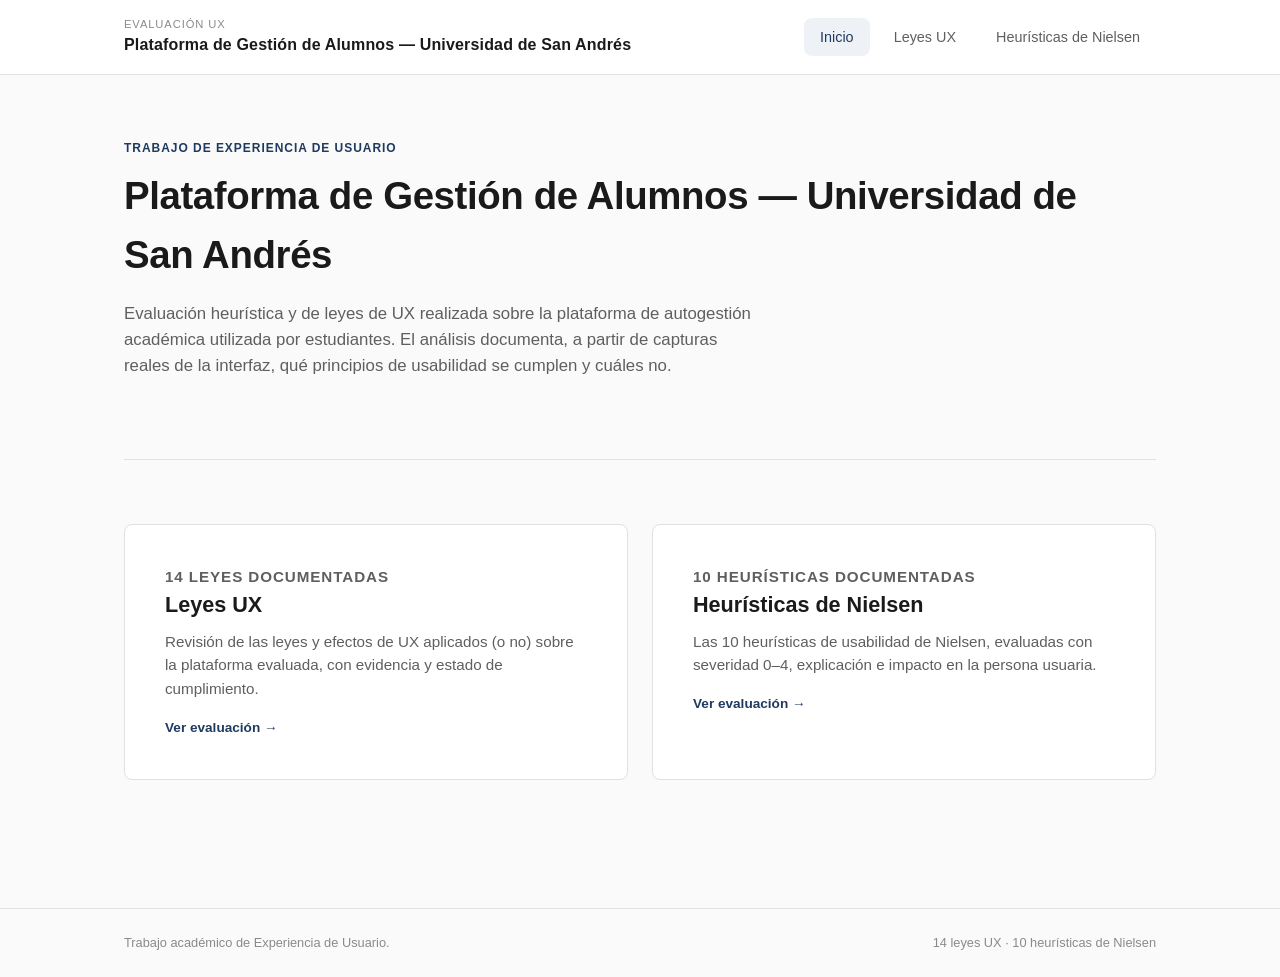
<file: index.html>
<!doctype html>
<html lang="es">
<head>
  <meta charset="utf-8" />
  <meta name="viewport" content="width=device-width, initial-scale=1" />
  <title>Evaluación UX — Inicio</title>
  <link rel="stylesheet" href="assets/css/styles.css" />
</head>
<body>
  <header class="site-header" data-component="site-header"></header>

  <main>
    <div class="page-shell">
      <section class="hero">
        <p class="hero__eyebrow">Trabajo de Experiencia de Usuario</p>
        <h1 data-component="producto-nombre">Cargando…</h1>
        <p class="hero__lede" data-component="producto-descripcion"></p>
      </section>

      <section aria-labelledby="accesos-heading">
        <h2 id="accesos-heading" class="visually-hidden">Secciones de la evaluación</h2>
        <div class="entry-grid">
          <a class="entry-card" href="leyes-ux.html">
            <p class="entry-card__count">
              <span data-component="home-leyes-count">—</span> leyes documentadas
            </p>
            <h2>Leyes UX</h2>
            <p>Revisión de las leyes y efectos de UX aplicados (o no) sobre la plataforma evaluada, con evidencia y estado de cumplimiento.</p>
            <span class="entry-card__arrow">Ver evaluación →</span>
          </a>
          <a class="entry-card" href="heuristicas-nielsen.html">
            <p class="entry-card__count">
              <span data-component="home-heuristicas-count">—</span> heurísticas documentadas
            </p>
            <h2>Heurísticas de Nielsen</h2>
            <p>Las 10 heurísticas de usabilidad de Nielsen, evaluadas con severidad 0–4, explicación e impacto en la persona usuaria.</p>
            <span class="entry-card__arrow">Ver evaluación →</span>
          </a>
        </div>
      </section>
    </div>
  </main>

  <footer class="site-footer" data-component="site-footer"></footer>

  <script src="assets/js/data.js"></script>
  <script src="assets/js/render.js"></script>
  <script>
    renderHeader("home");
    renderFooter();
    renderHomePage();
  </script>
</body>
</html>
</file>
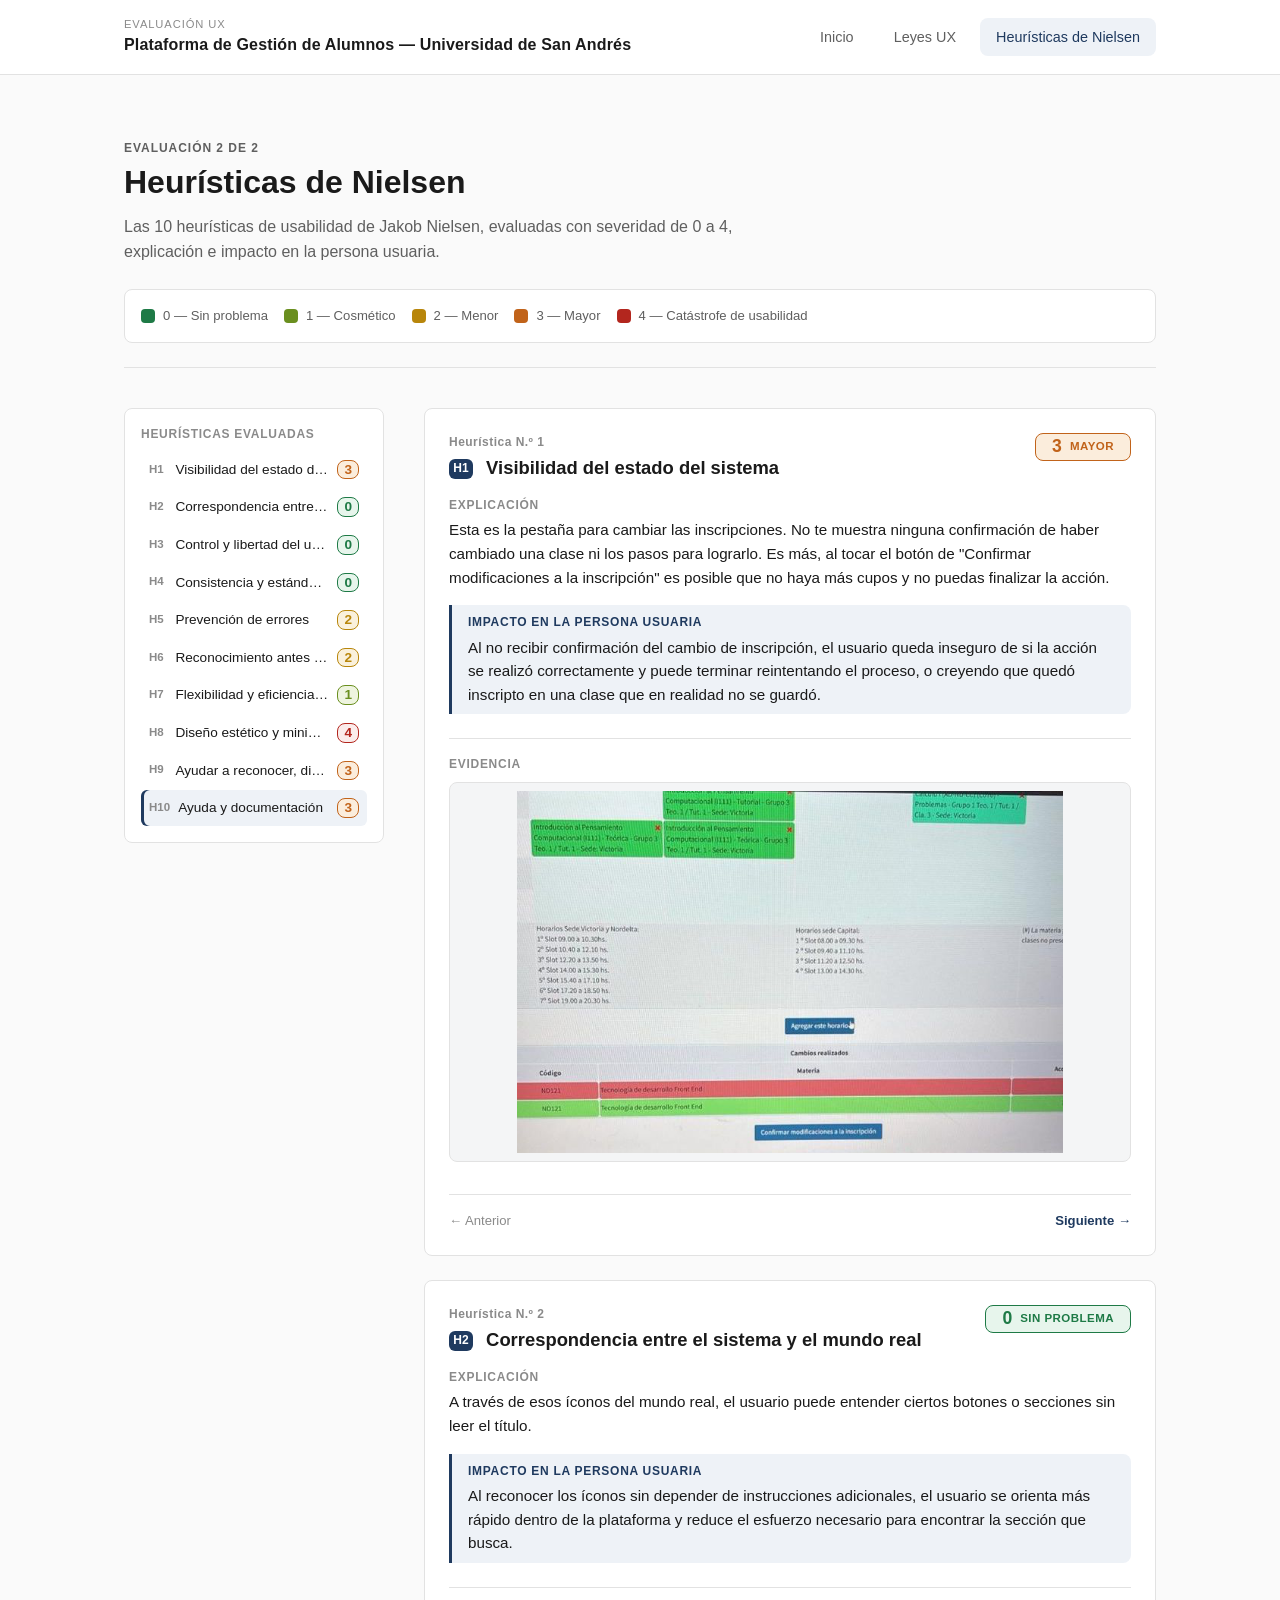
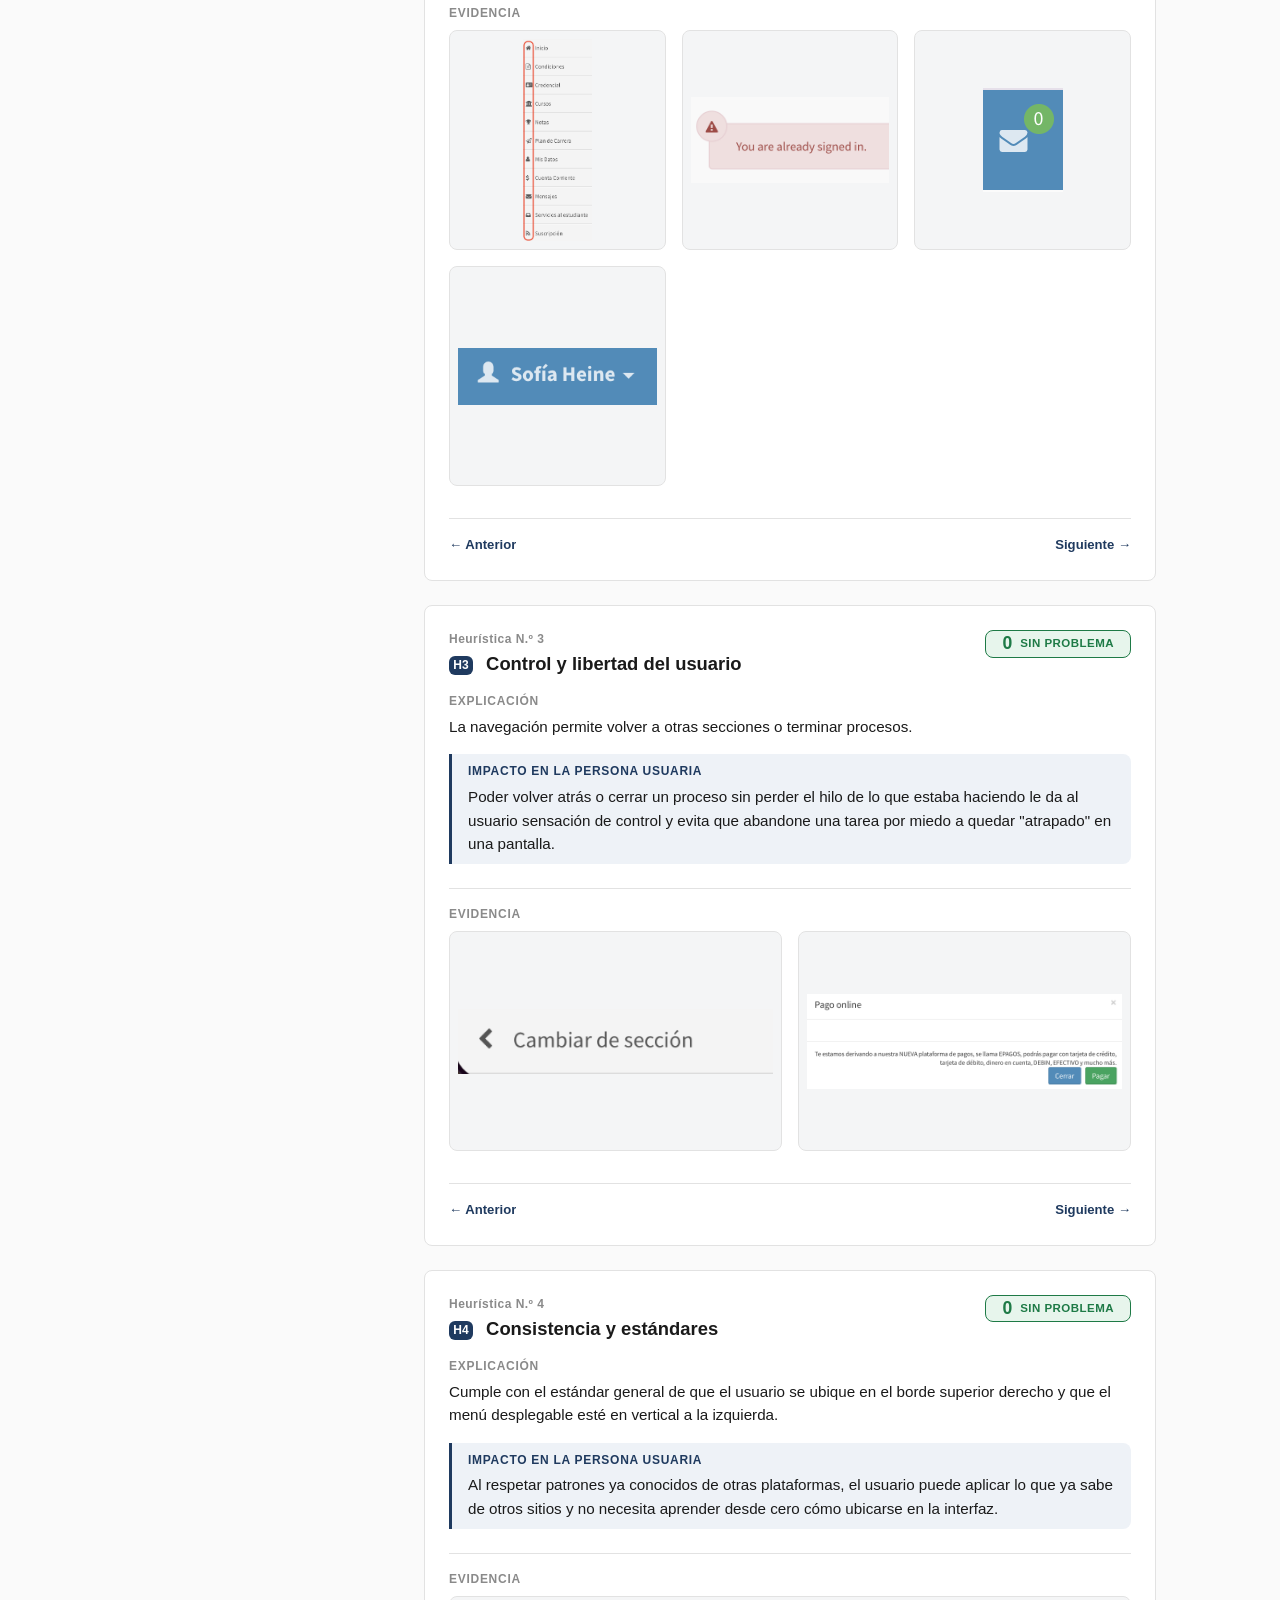
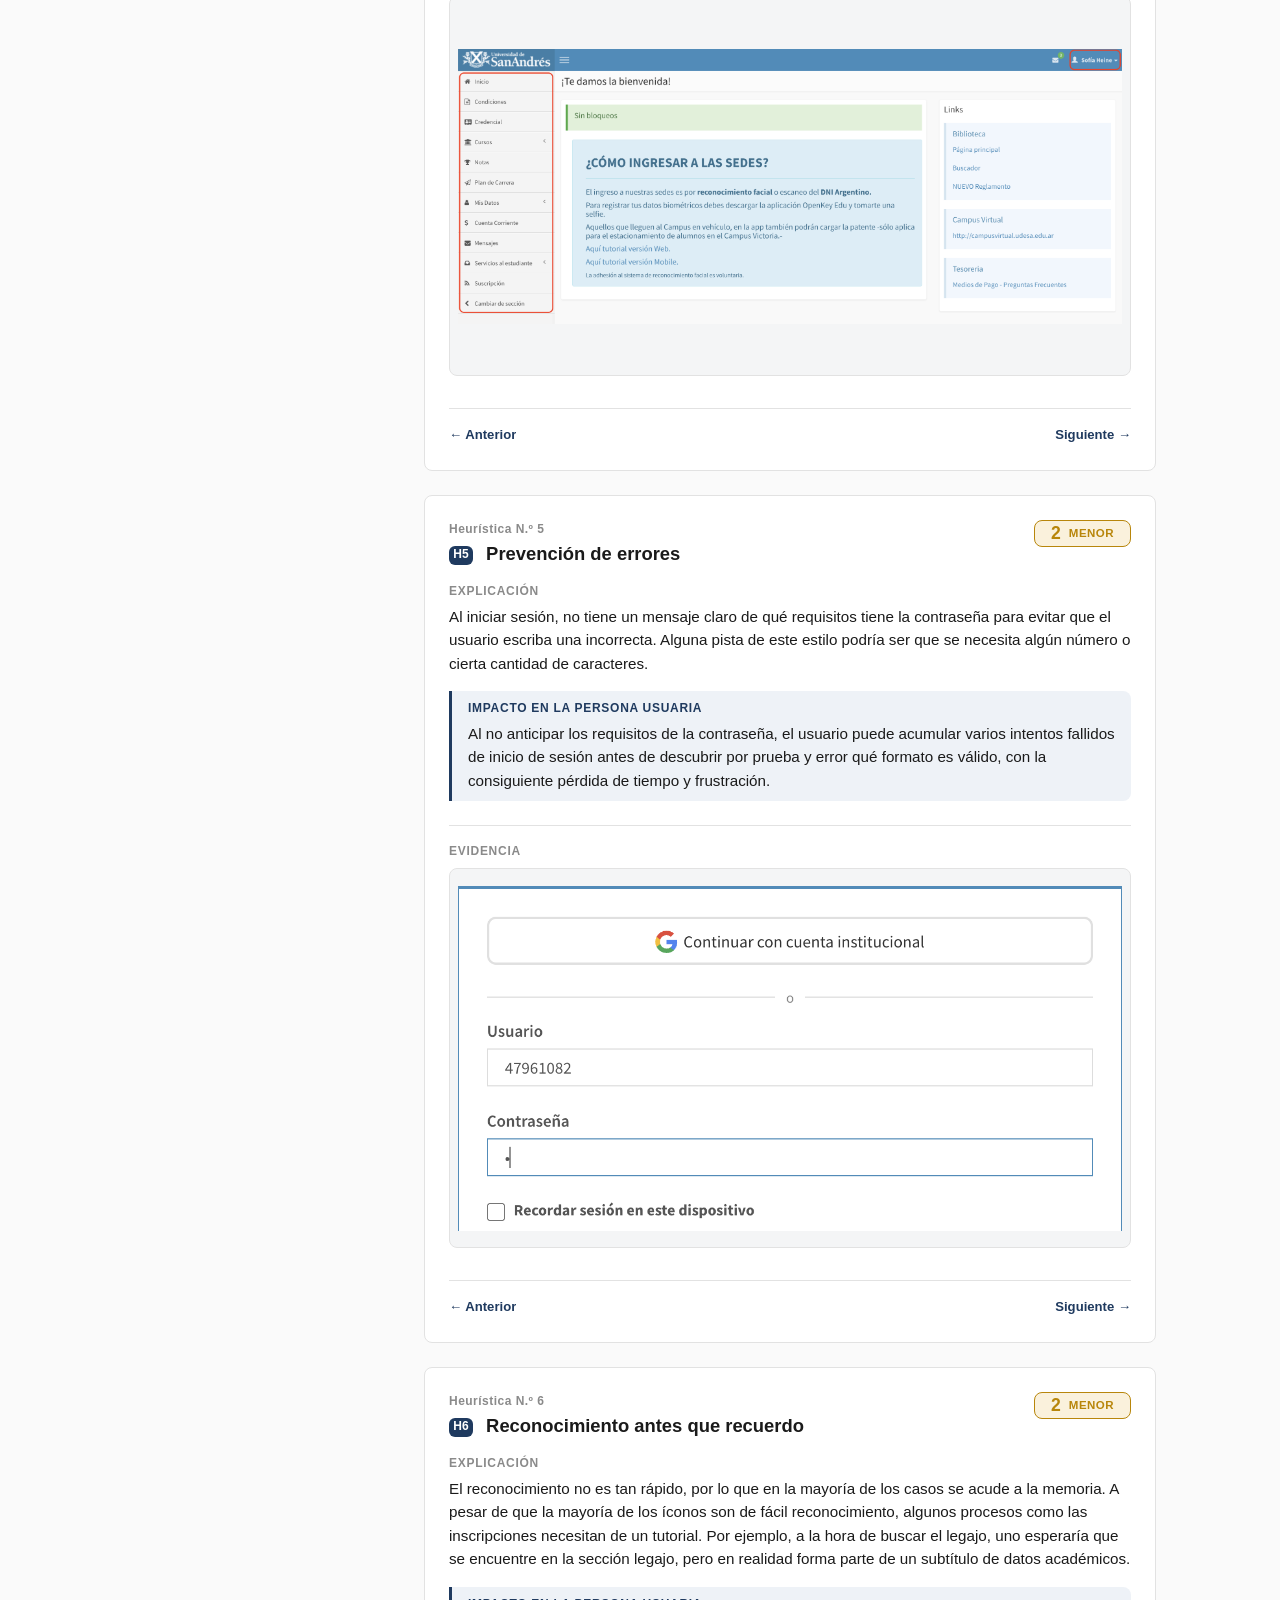
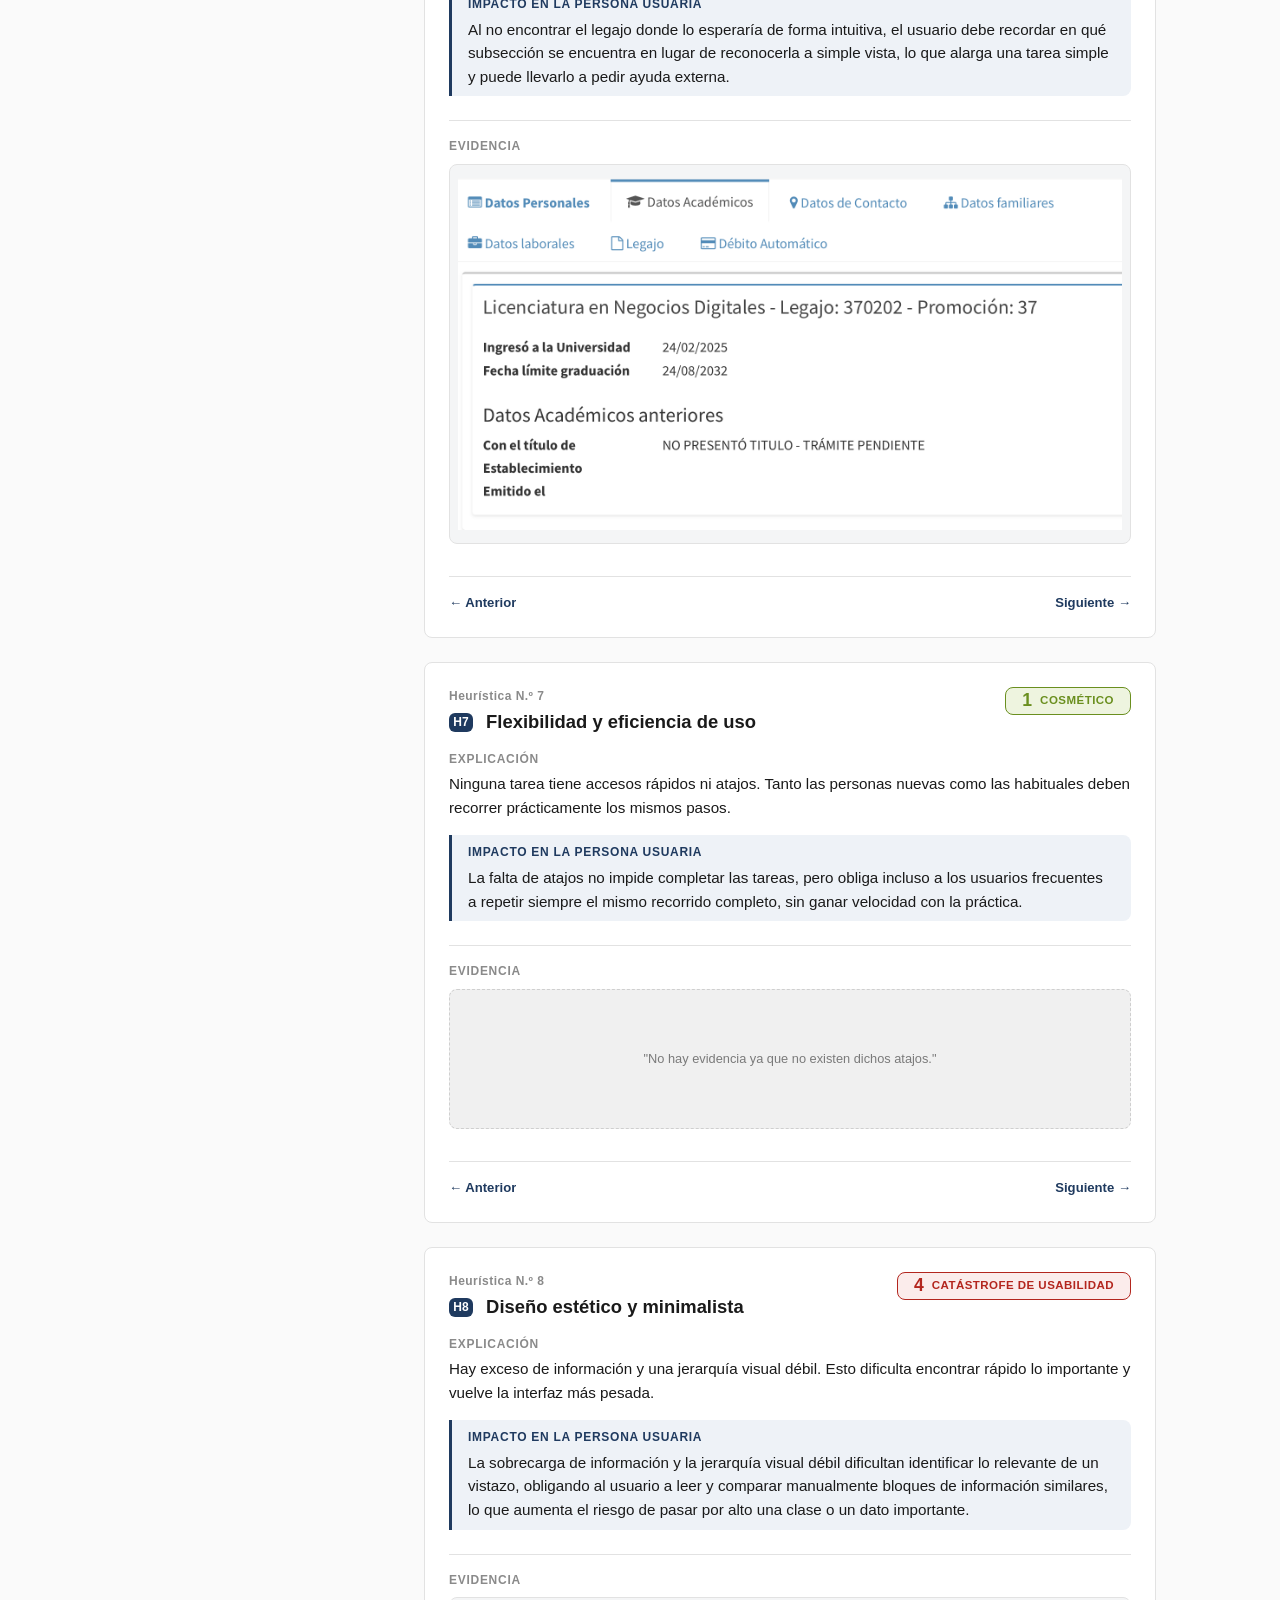
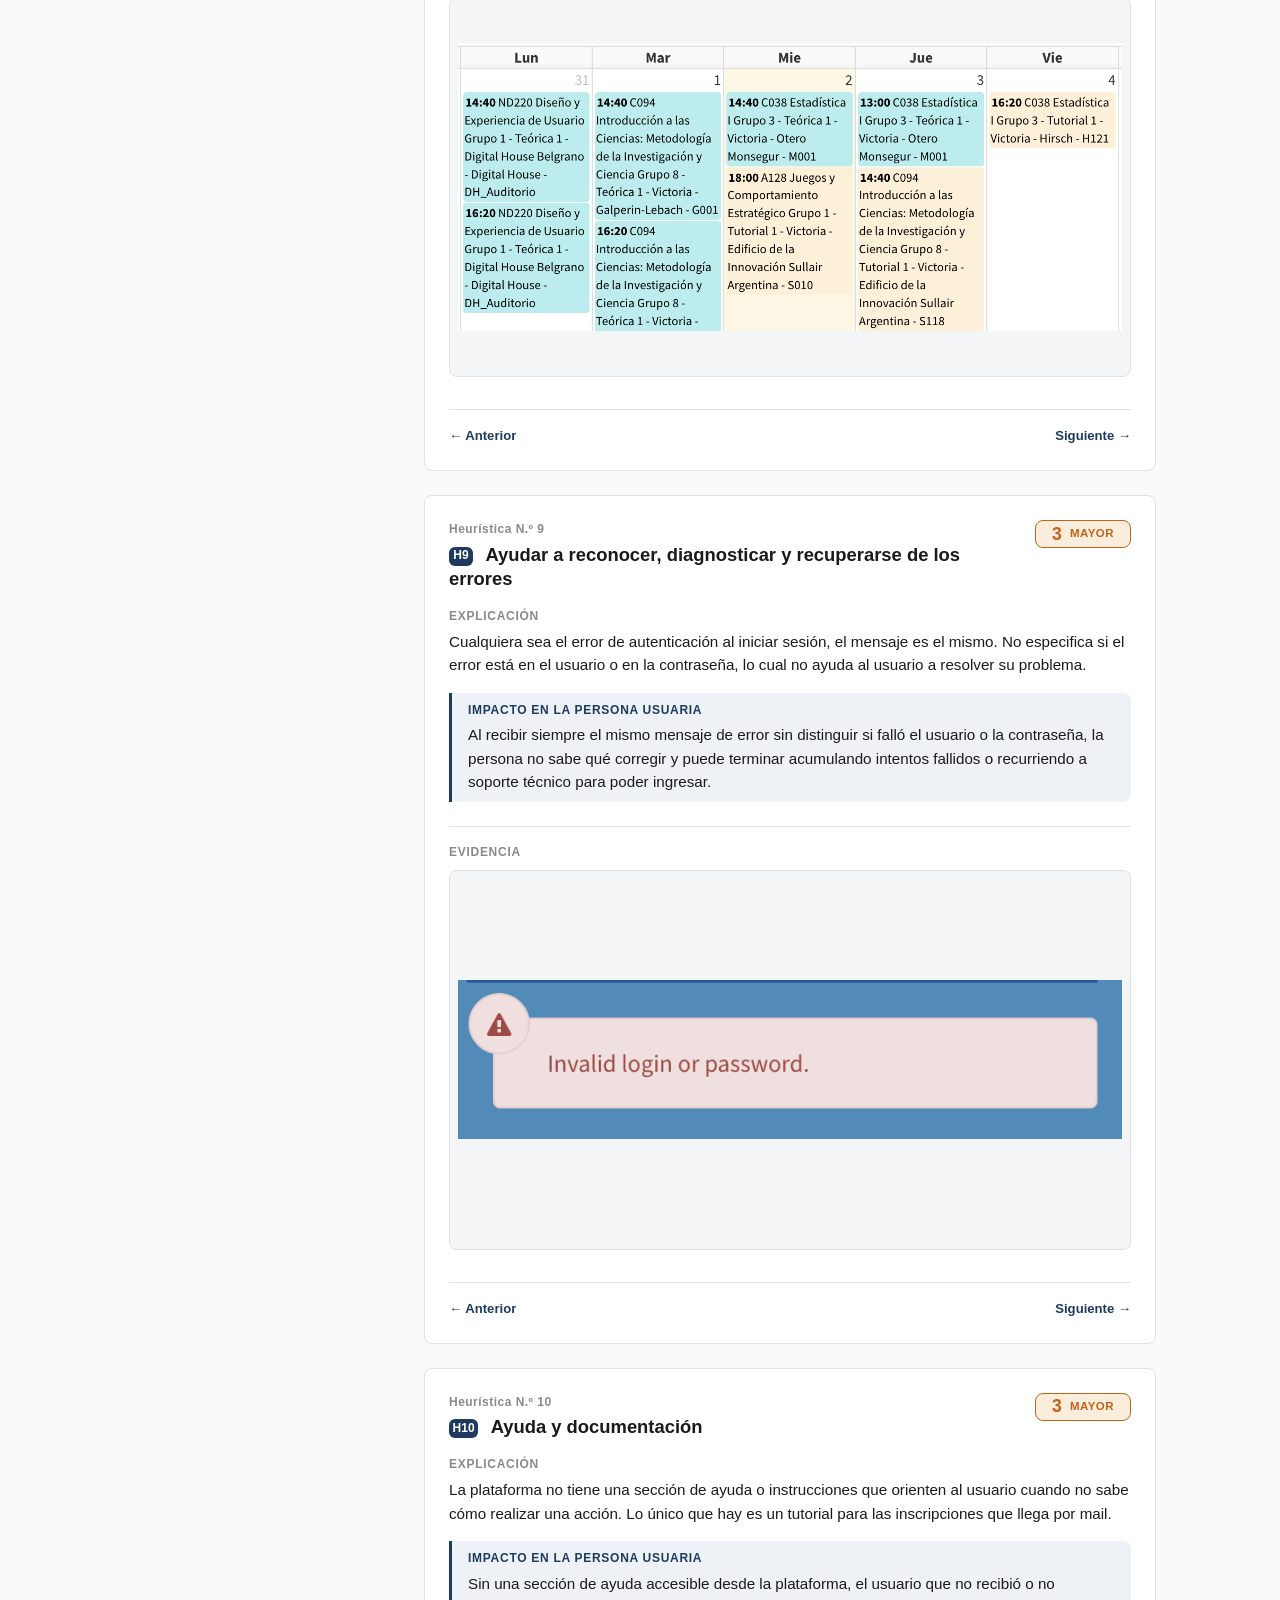
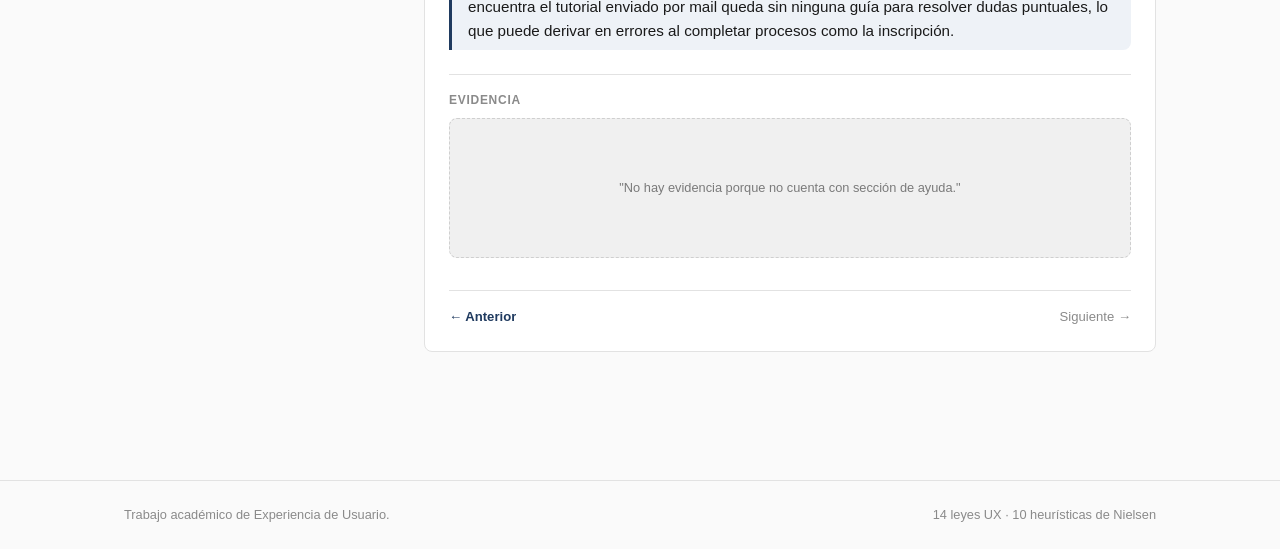
<file: heuristicas-nielsen.html>
<!doctype html>
<html lang="es">
<head>
  <meta charset="utf-8" />
  <meta name="viewport" content="width=device-width, initial-scale=1" />
  <title>Heurísticas de Nielsen — Evaluación UX</title>
  <link rel="stylesheet" href="assets/css/styles.css" />
</head>
<body>
  <header class="site-header" data-component="site-header"></header>

  <main>
    <div class="page-shell">
      <section class="section-header">
        <p class="section-header__eyebrow">Evaluación 2 de 2</p>
        <h1>Heurísticas de Nielsen</h1>
        <p>
          Las <span data-component="heuristicas-count">—</span> heurísticas
          de usabilidad de Jakob Nielsen, evaluadas con severidad de 0 a 4,
          explicación e impacto en la persona usuaria.
        </p>
        <div class="legend" data-component="severidad-legend"></div>
      </section>

      <div class="eval-layout">
        <nav class="eval-index" aria-label="Índice de heurísticas de Nielsen" data-component="heuristicas-index"></nav>

        <section aria-label="Listado de heurísticas de Nielsen">
          <div class="card-grid" data-component="heuristicas-grid"></div>
        </section>
      </div>
    </div>
  </main>

  <footer class="site-footer" data-component="site-footer"></footer>

  <script src="assets/js/data.js"></script>
  <script src="assets/js/render.js"></script>
  <script>
    renderHeader("heuristicas");
    renderFooter();
    renderHeuristicasPage();
  </script>
</body>
</html>
</file>
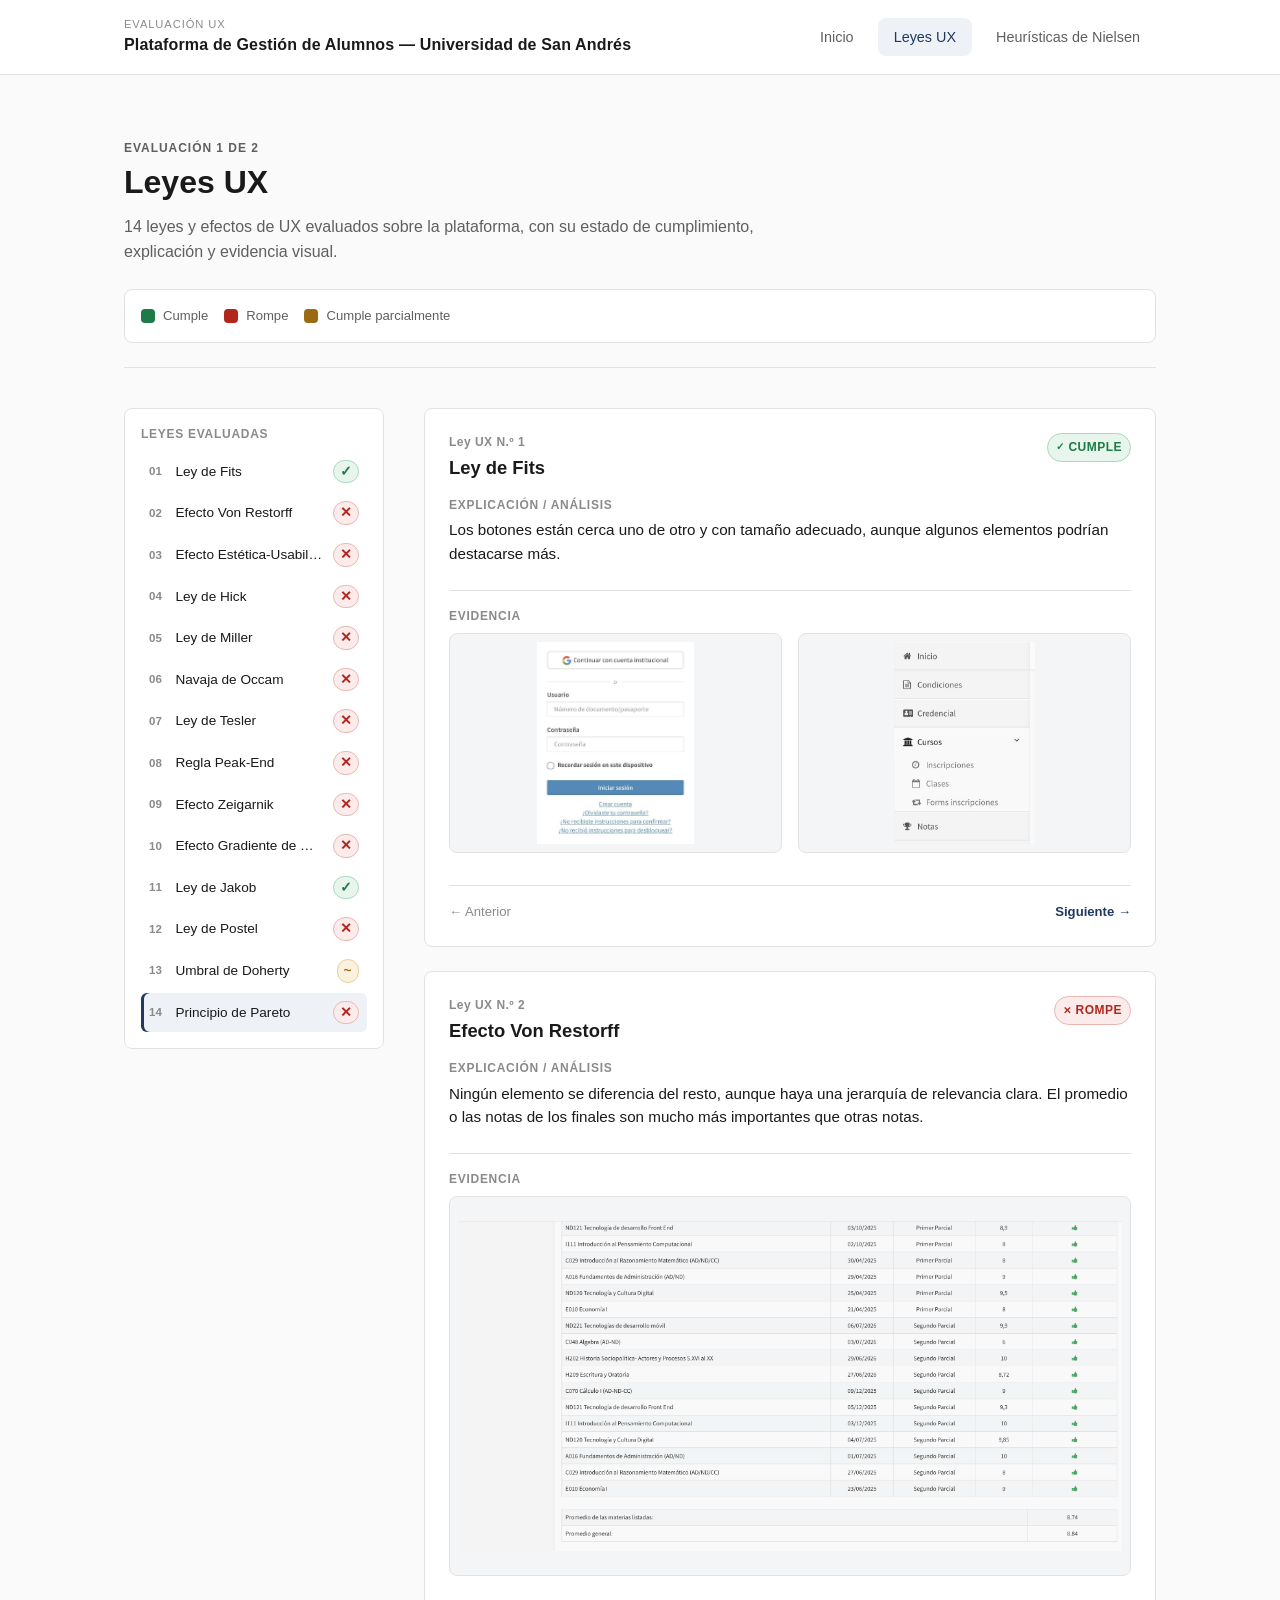
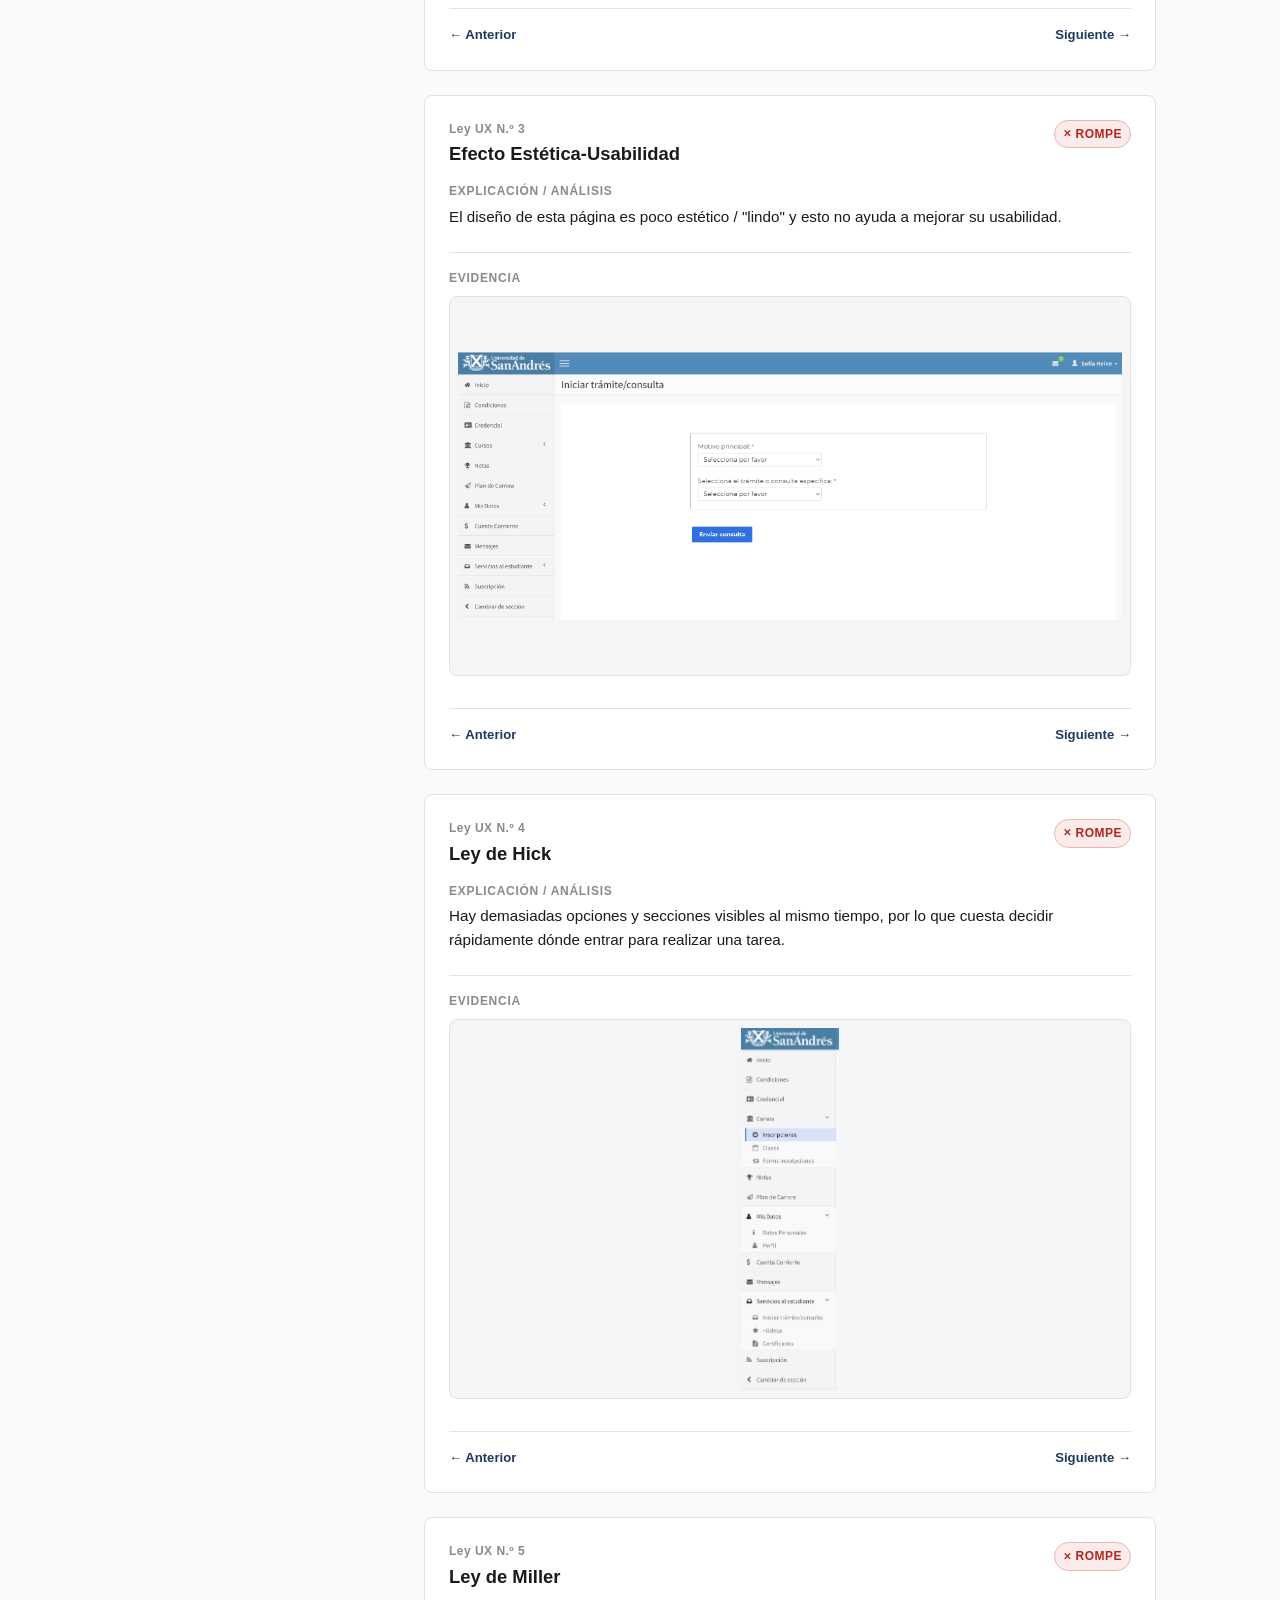
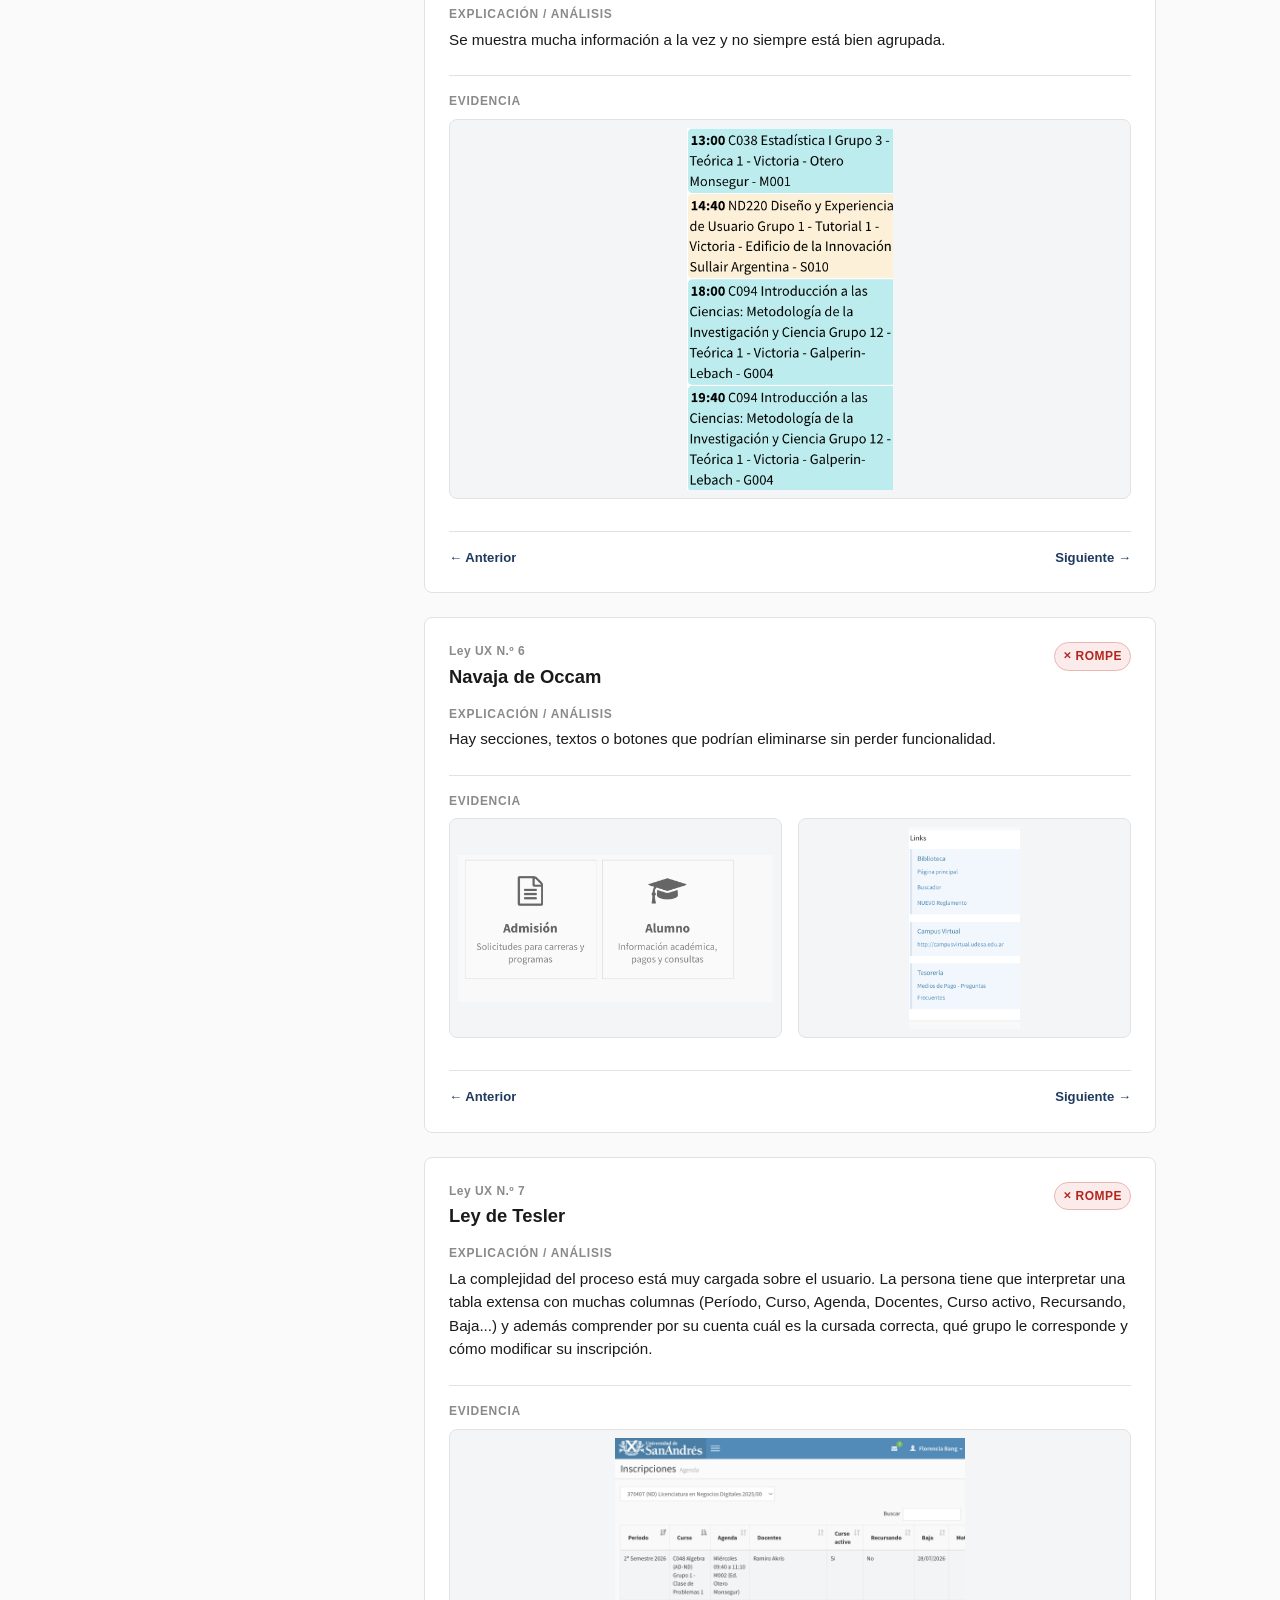
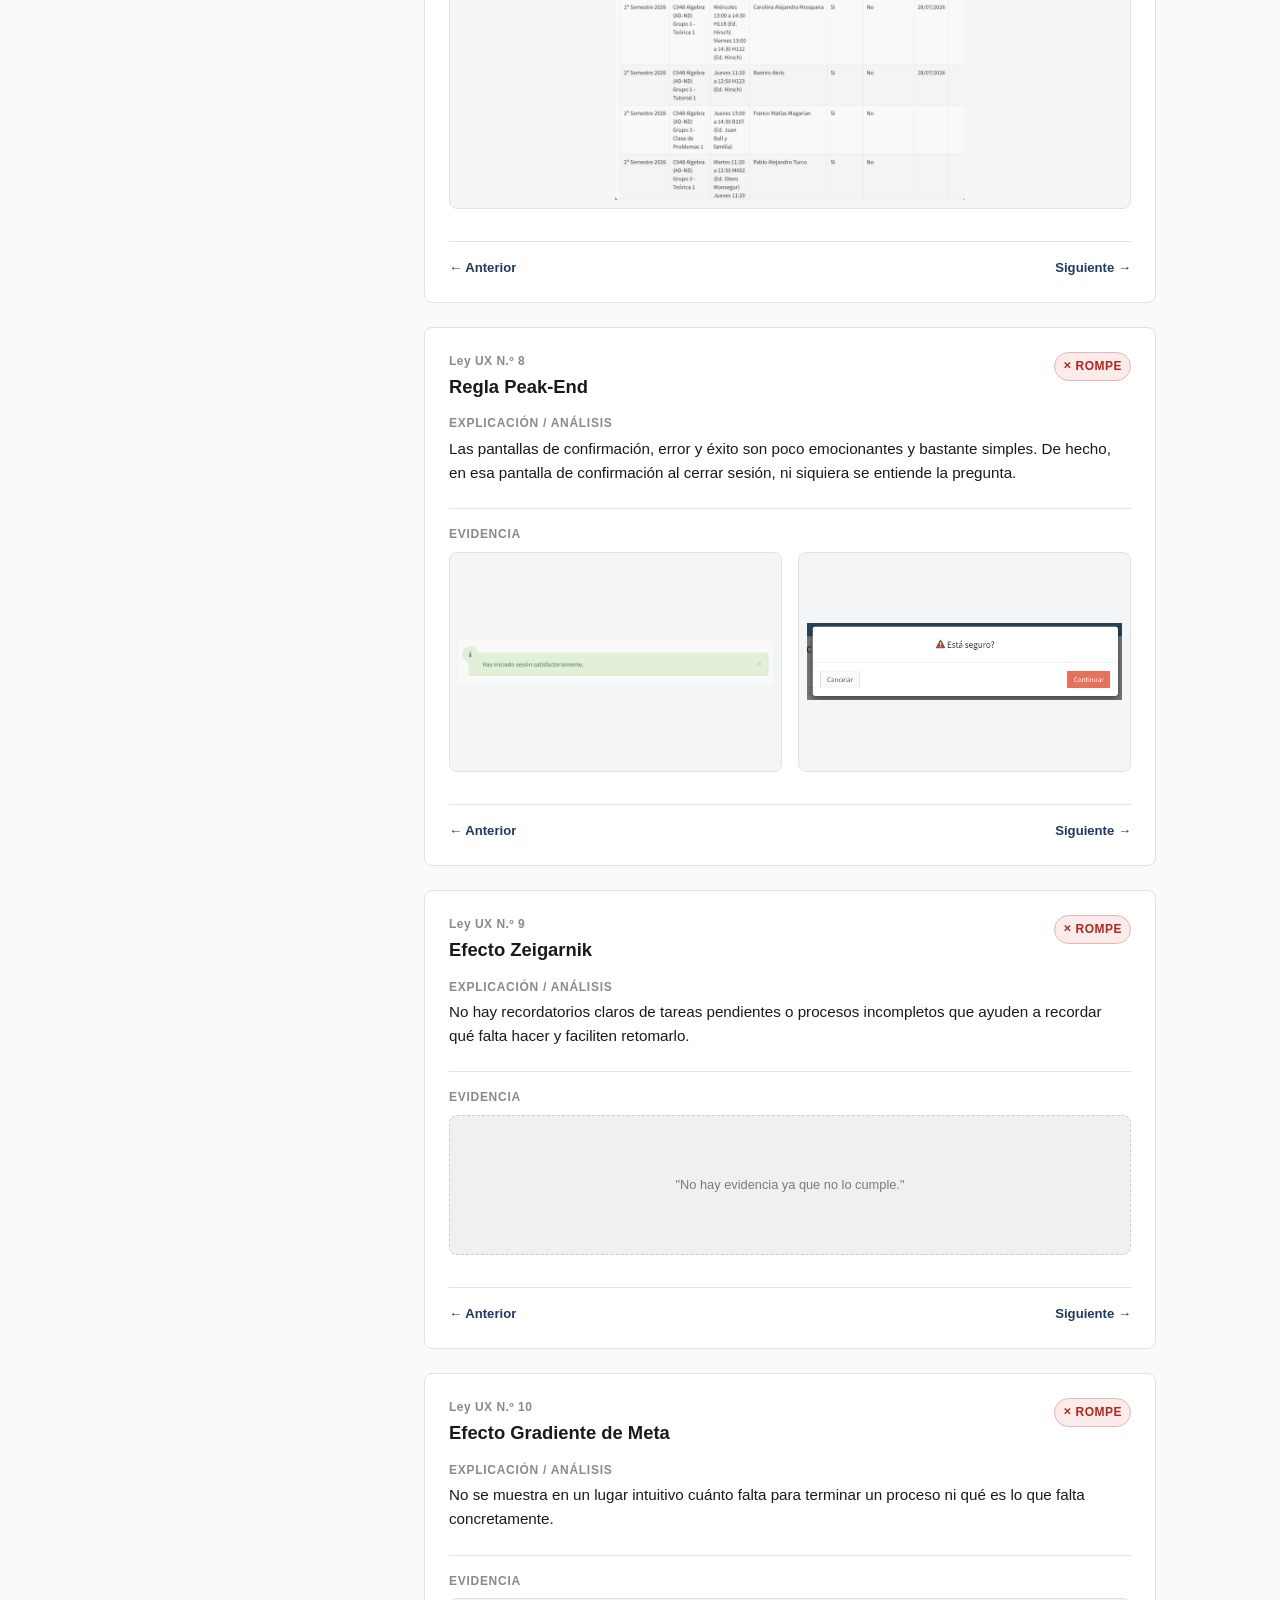
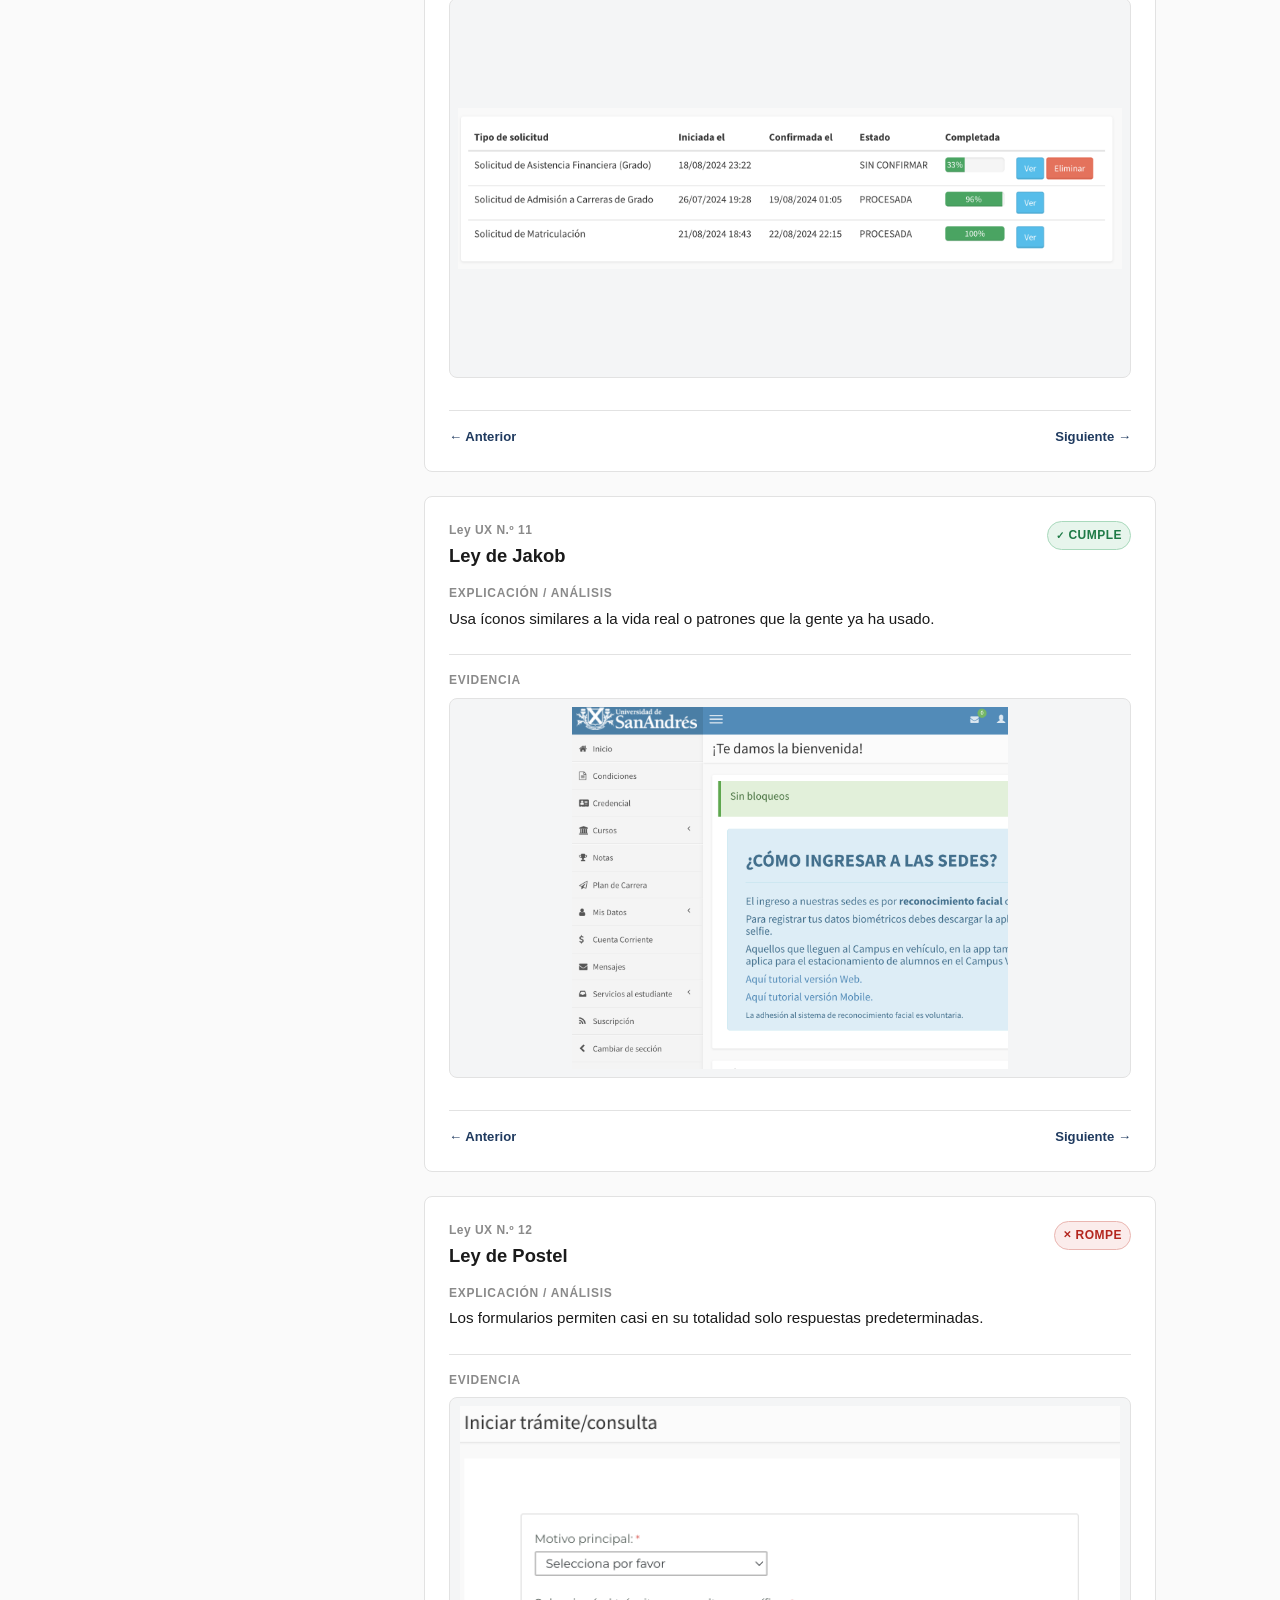
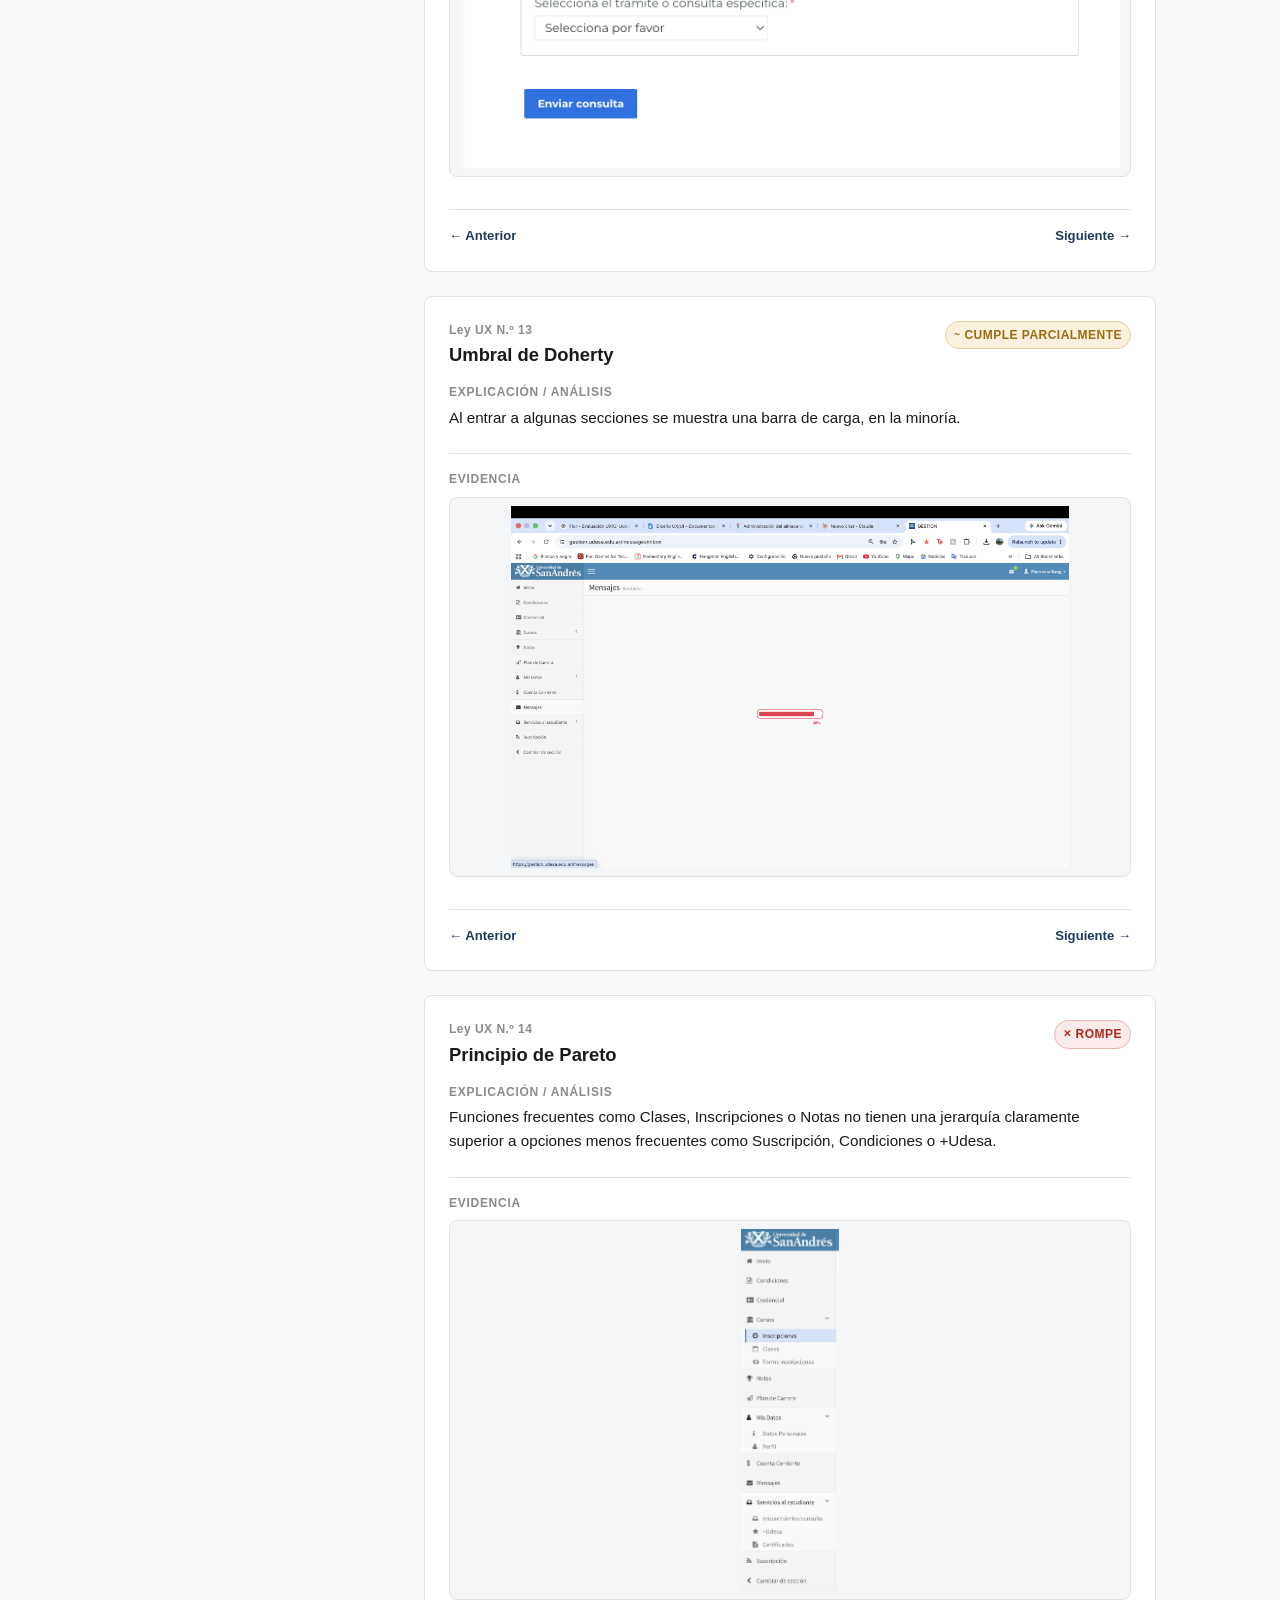
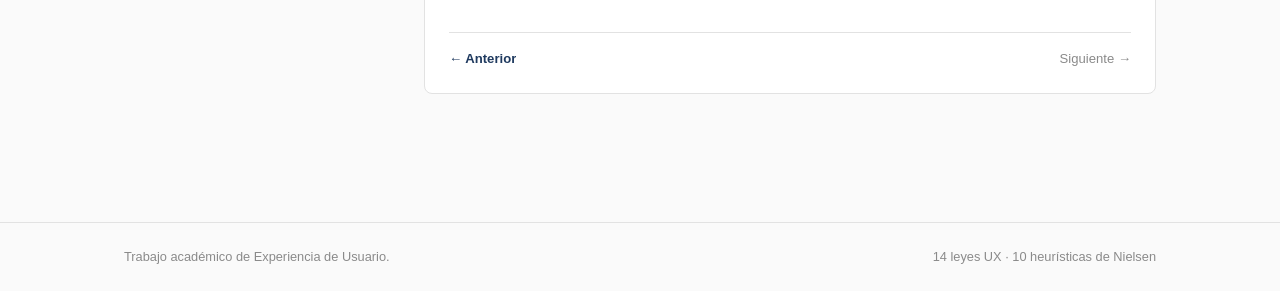
<file: leyes-ux.html>
<!doctype html>
<html lang="es">
<head>
  <meta charset="utf-8" />
  <meta name="viewport" content="width=device-width, initial-scale=1" />
  <title>Leyes UX — Evaluación UX</title>
  <link rel="stylesheet" href="assets/css/styles.css" />
</head>
<body>
  <header class="site-header" data-component="site-header"></header>

  <main>
    <div class="page-shell">
      <section class="section-header">
        <p class="section-header__eyebrow">Evaluación 1 de 2</p>
        <h1>Leyes UX</h1>
        <p>
          <span data-component="leyes-count">—</span> leyes y efectos de UX
          evaluados sobre la plataforma, con su estado de cumplimiento,
          explicación y evidencia visual.
        </p>
        <div class="legend" data-component="estado-legend"></div>
      </section>

      <div class="eval-layout">
        <nav class="eval-index" aria-label="Índice de leyes UX" data-component="leyes-index"></nav>

        <section aria-label="Listado de leyes UX">
          <div class="card-grid" data-component="leyes-grid"></div>
        </section>
      </div>
    </div>
  </main>

  <footer class="site-footer" data-component="site-footer"></footer>

  <script src="assets/js/data.js"></script>
  <script src="assets/js/render.js"></script>
  <script>
    renderHeader("leyes");
    renderFooter();
    renderLeyesUXPage();
  </script>
</body>
</html>
</file>
<file: assets/css/styles.css>
/* ============================================================
   Evaluación UX — Sistema de diseño
   Minimalista, académico-moderno, alto contraste de estado.
   ============================================================ */

:root {
  /* Paleta neutra */
  --color-bg: #fafafa;
  --color-surface: #ffffff;
  --color-border: #e2e2e2;
  --color-text: #1a1a1a;
  --color-text-muted: #5f5f5f;
  --color-text-faint: #8a8a8a;

  /* Acento */
  --color-accent: #1f3a5f;
  --color-accent-soft: #eef2f7;

  /* Estados: Leyes UX */
  --color-cumple: #1e7a46;
  --color-cumple-bg: #e7f5ec;
  --color-cumple-border: #a9d9bc;

  --color-rompe: #b3261e;
  --color-rompe-bg: #fbeceb;
  --color-rompe-border: #eab6b1;

  --color-parcial: #9a6b12;
  --color-parcial-bg: #fbf1de;
  --color-parcial-border: #e9cf9a;

  /* Severidad Nielsen 0–4 */
  --sev-0: #1e7a46;
  --sev-0-bg: #e7f5ec;
  --sev-1: #6a8f1f;
  --sev-1-bg: #eef4df;
  --sev-2: #b8860b;
  --sev-2-bg: #faf1dc;
  --sev-3: #c1631a;
  --sev-3-bg: #fbeddc;
  --sev-4: #b3261e;
  --sev-4-bg: #fbeceb;

  /* Placeholder */
  --color-placeholder-bg: #f0f0f0;
  --color-placeholder-border: #cfcfcf;
  --color-placeholder-text: #7a7a7a;

  --radius: 8px;
  --max-width: 1080px;
  --space-1: 4px;
  --space-2: 8px;
  --space-3: 16px;
  --space-4: 24px;
  --space-5: 40px;
  --space-6: 64px;
}

* {
  box-sizing: border-box;
}

html {
  -webkit-text-size-adjust: 100%;
}

body {
  margin: 0;
  font-family: -apple-system, BlinkMacSystemFont, "Segoe UI", Roboto, Helvetica, Arial, sans-serif;
  color: var(--color-text);
  background: var(--color-bg);
  line-height: 1.55;
  -webkit-font-smoothing: antialiased;
}

img {
  max-width: 100%;
  display: block;
}

a {
  color: var(--color-accent);
}

/* ---------- Layout ---------- */

.page-shell {
  max-width: var(--max-width);
  margin: 0 auto;
  padding: 0 var(--space-4);
}

.site-header {
  border-bottom: 1px solid var(--color-border);
  background: var(--color-surface);
}

.site-header__inner {
  max-width: var(--max-width);
  margin: 0 auto;
  padding: var(--space-3) var(--space-4);
  display: flex;
  align-items: center;
  justify-content: space-between;
  gap: var(--space-3);
  flex-wrap: wrap;
}

.brand {
  font-weight: 600;
  font-size: 1rem;
  letter-spacing: 0.01em;
  color: var(--color-text);
  text-decoration: none;
}

.brand__eyebrow {
  display: block;
  font-size: 0.7rem;
  font-weight: 500;
  text-transform: uppercase;
  letter-spacing: 0.08em;
  color: var(--color-text-faint);
}

.brand__name {
  display: block;
  max-width: 60vw;
}

/* En pantallas chicas el nombre completo del producto puede ser largo;
   se trunca en una linea en vez de partir el header en varias filas. */
@media (max-width: 640px) {
  .brand__name {
    max-width: 68vw;
    overflow: hidden;
    text-overflow: ellipsis;
    white-space: nowrap;
  }
}

.main-nav {
  display: flex;
  gap: var(--space-2);
}

.main-nav a {
  text-decoration: none;
  color: var(--color-text-muted);
  font-size: 0.9rem;
  font-weight: 500;
  padding: var(--space-2) var(--space-3);
  border-radius: var(--radius);
}

.main-nav a:hover {
  background: var(--color-accent-soft);
  color: var(--color-accent);
}

.main-nav a[aria-current="page"] {
  background: var(--color-accent-soft);
  color: var(--color-accent);
}

main {
  padding: var(--space-6) 0 var(--space-6);
}

.site-footer {
  border-top: 1px solid var(--color-border);
  padding: var(--space-4) 0;
  margin-top: var(--space-6);
}

.site-footer .page-shell {
  font-size: 0.8rem;
  color: var(--color-text-faint);
  display: flex;
  justify-content: space-between;
  flex-wrap: wrap;
  gap: var(--space-2);
}

/* ---------- Home / Hero ---------- */

.hero {
  padding-bottom: var(--space-5);
  border-bottom: 1px solid var(--color-border);
  margin-bottom: var(--space-6);
}

.hero__eyebrow {
  text-transform: uppercase;
  letter-spacing: 0.08em;
  font-size: 0.75rem;
  font-weight: 600;
  color: var(--color-accent);
  margin: 0 0 var(--space-2);
}

.hero h1 {
  font-size: clamp(1.75rem, 3vw, 2.5rem);
  margin: 0 0 var(--space-3);
  letter-spacing: -0.01em;
}

.hero__lede {
  max-width: 640px;
  color: var(--color-text-muted);
  font-size: 1.05rem;
  margin: 0 0 var(--space-5);
}

.entry-grid {
  display: grid;
  grid-template-columns: repeat(2, 1fr);
  gap: var(--space-4);
}

@media (max-width: 720px) {
  .entry-grid {
    grid-template-columns: 1fr;
  }
}

.entry-card {
  display: block;
  text-decoration: none;
  color: inherit;
  background: var(--color-surface);
  border: 1px solid var(--color-border);
  border-radius: var(--radius);
  padding: var(--space-5);
  transition: border-color 0.15s ease;
}

.entry-card:hover {
  border-color: var(--color-accent);
}

.entry-card__count {
  font-size: 0.75rem;
  font-weight: 600;
  text-transform: uppercase;
  letter-spacing: 0.06em;
  color: var(--color-text-faint);
  margin: 0 0 var(--space-2);
}

.entry-card h2 {
  margin: 0 0 var(--space-2);
  font-size: 1.35rem;
}

.entry-card p {
  margin: 0;
  color: var(--color-text-muted);
  font-size: 0.95rem;
}

.entry-card__arrow {
  display: inline-block;
  margin-top: var(--space-3);
  font-size: 0.85rem;
  font-weight: 600;
  color: var(--color-accent);
}

/* ---------- Section header (list pages) ---------- */

.section-header {
  margin-bottom: var(--space-5);
  padding-bottom: var(--space-4);
  border-bottom: 1px solid var(--color-border);
}

.section-header__eyebrow {
  text-transform: uppercase;
  letter-spacing: 0.08em;
  font-size: 0.75rem;
  font-weight: 600;
  color: var(--color-accent);
  margin: 0 0 var(--space-2);
}

.section-header h1 {
  margin: 0 0 var(--space-2);
  font-size: clamp(1.5rem, 2.5vw, 2rem);
}

.section-header p {
  color: var(--color-text-muted);
  max-width: 640px;
  margin: 0;
}

/* ---------- Legend ---------- */

.legend {
  display: flex;
  flex-wrap: wrap;
  gap: var(--space-3);
  margin-top: var(--space-4);
  padding: var(--space-3);
  background: var(--color-surface);
  border: 1px solid var(--color-border);
  border-radius: var(--radius);
}

.legend__item {
  display: flex;
  align-items: center;
  gap: var(--space-2);
  font-size: 0.82rem;
  color: var(--color-text-muted);
}

.legend__swatch {
  width: 14px;
  height: 14px;
  border-radius: 4px;
  flex-shrink: 0;
}

/* ---------- Cards grid ---------- */

.card-grid {
  display: grid;
  grid-template-columns: 1fr;
  gap: var(--space-4);
}

.eval-card {
  background: var(--color-surface);
  border: 1px solid var(--color-border);
  border-radius: var(--radius);
  padding: var(--space-4);
  display: flex;
  flex-direction: column;
  gap: var(--space-4);
}

.eval-card__main {
  display: flex;
  flex-direction: column;
  gap: var(--space-3);
  min-width: 0;
}

.eval-card__header {
  display: flex;
  align-items: flex-start;
  justify-content: space-between;
  gap: var(--space-3);
}

.eval-card__title-group {
  min-width: 0;
}

.eval-card__number {
  font-size: 0.75rem;
  font-weight: 600;
  color: var(--color-text-faint);
  letter-spacing: 0.04em;
  margin: 0 0 var(--space-1);
}

.eval-card__title {
  margin: 0;
  font-size: 1.15rem;
  line-height: 1.3;
}

.eval-card__body h3 {
  font-size: 0.75rem;
  text-transform: uppercase;
  letter-spacing: 0.06em;
  color: var(--color-text-faint);
  margin: 0 0 var(--space-1);
}

.eval-card__body p {
  margin: 0 0 var(--space-3);
  color: var(--color-text);
  font-size: 0.95rem;
}

.eval-card__body p:last-child {
  margin-bottom: 0;
}

.eval-card__media {
  min-width: 0;
  padding-top: var(--space-3);
  border-top: 1px solid var(--color-border);
}

.eval-card__media h3 {
  font-size: 0.75rem;
  text-transform: uppercase;
  letter-spacing: 0.06em;
  color: var(--color-text-faint);
  margin: 0 0 var(--space-2);
}

/* ---------- Estado badge (Cumple / Rompe / Parcial) ---------- */

.badge {
  display: inline-flex;
  align-items: center;
  gap: var(--space-1);
  padding: var(--space-1) var(--space-2);
  border-radius: 999px;
  font-size: 0.75rem;
  font-weight: 700;
  text-transform: uppercase;
  letter-spacing: 0.04em;
  border: 1px solid transparent;
  white-space: nowrap;
}

.badge--cumple {
  color: var(--color-cumple);
  background: var(--color-cumple-bg);
  border-color: var(--color-cumple-border);
}

.badge--rompe {
  color: var(--color-rompe);
  background: var(--color-rompe-bg);
  border-color: var(--color-rompe-border);
}

.badge--parcial {
  color: var(--color-parcial);
  background: var(--color-parcial-bg);
  border-color: var(--color-parcial-border);
}

.badge__icon {
  font-size: 0.85em;
  line-height: 1;
}

/* ---------- Severidad badge (Nielsen 0–4) ---------- */

.severity {
  display: inline-flex;
  align-items: center;
  gap: var(--space-2);
  padding: var(--space-1) var(--space-3);
  border-radius: var(--radius);
  font-weight: 700;
  border: 1px solid transparent;
  white-space: nowrap;
}

.severity__value {
  font-size: 1.1rem;
  line-height: 1;
}

.severity__label {
  font-size: 0.72rem;
  text-transform: uppercase;
  letter-spacing: 0.04em;
  font-weight: 700;
}

.severity--0 { color: var(--sev-0); background: var(--sev-0-bg); border-color: var(--sev-0); }
.severity--1 { color: var(--sev-1); background: var(--sev-1-bg); border-color: var(--sev-1); }
.severity--2 { color: var(--sev-2); background: var(--sev-2-bg); border-color: var(--sev-2); }
.severity--3 { color: var(--sev-3); background: var(--sev-3-bg); border-color: var(--sev-3); }
.severity--4 { color: var(--sev-4); background: var(--sev-4-bg); border-color: var(--sev-4); }

/* ---------- Impacto ---------- */

.impact {
  border-left: 3px solid var(--color-accent);
  padding: var(--space-2) var(--space-3);
  background: var(--color-accent-soft);
  border-radius: 0 var(--radius) var(--radius) 0;
}

.impact h3 {
  color: var(--color-accent);
}

/* ---------- Placeholder (captura / contenido pendiente) ---------- */

.placeholder-box {
  border: 1px dashed var(--color-placeholder-border);
  background: var(--color-placeholder-bg);
  color: var(--color-placeholder-text);
  border-radius: var(--radius);
  padding: var(--space-4);
  font-size: 0.8rem;
  text-align: center;
  min-height: 140px;
  display: flex;
  align-items: center;
  justify-content: center;
}

.placeholder-box--tag::before {
  content: "Sin captura";
  display: block;
  font-size: 0.65rem;
  font-weight: 700;
  letter-spacing: 0.08em;
  text-transform: uppercase;
  color: var(--color-placeholder-text);
  margin-bottom: var(--space-1);
}

.placeholder-text {
  color: var(--color-placeholder-text);
  font-style: italic;
}

.screenshot-frame {
  display: flex;
  align-items: center;
  justify-content: center;
  width: 100%;
  height: 380px;
  padding: var(--space-2);
  border: 1px solid var(--color-border);
  border-radius: var(--radius);
  overflow: hidden;
  background: #f4f5f6;
  cursor: zoom-in;
  position: relative;
  appearance: none;
  font: inherit;
}

.screenshot-frame img {
  max-width: 100%;
  max-height: 100%;
  width: auto;
  height: auto;
  object-fit: contain;
}

.screenshot-frame__hint {
  position: absolute;
  right: var(--space-2);
  bottom: var(--space-2);
  display: inline-flex;
  align-items: center;
  gap: 4px;
  padding: 4px 8px;
  border-radius: 999px;
  background: rgba(26, 26, 26, 0.72);
  color: #fff;
  font-size: 0.68rem;
  font-weight: 600;
  letter-spacing: 0.02em;
  opacity: 0;
  transform: translateY(4px);
  transition: opacity 0.12s ease, transform 0.12s ease;
  pointer-events: none;
}

.screenshot-frame:hover .screenshot-frame__hint,
.screenshot-frame:focus-visible .screenshot-frame__hint {
  opacity: 1;
  transform: translateY(0);
}

.screenshot-frame:focus-visible {
  outline: 2px solid var(--color-accent);
  outline-offset: 2px;
}

@media (max-width: 640px) {
  .screenshot-frame {
    height: 260px;
  }
}

/* Galería: cuando una evaluación tiene más de una captura real, cada
   una conserva su propia proporción (sin deformarse) dentro de una
   grilla de "stages" más chicos pero igual de nítidos y clickeables. */
.screenshot-gallery {
  display: grid;
  grid-template-columns: repeat(auto-fit, minmax(200px, 1fr));
  gap: var(--space-3);
}

.screenshot-gallery .screenshot-frame {
  height: 220px;
}

@media (max-width: 640px) {
  .screenshot-gallery .screenshot-frame {
    height: 200px;
  }
}

/* ---------- Utility ---------- */

.visually-hidden {
  position: absolute;
  width: 1px;
  height: 1px;
  overflow: hidden;
  clip: rect(0 0 0 0);
  white-space: nowrap;
}

.notice {
  background: var(--color-accent-soft);
  border: 1px solid var(--color-border);
  border-radius: var(--radius);
  padding: var(--space-3) var(--space-4);
  font-size: 0.85rem;
  color: var(--color-text-muted);
  margin-bottom: var(--space-5);
}

/* ============================================================
   Navegación de evaluación: índice lateral + scrollspy + nav
   anterior/siguiente entre tarjetas (agregado sin tocar datos).
   ============================================================ */

html {
  scroll-behavior: smooth;
}

/* Compensa el header sticky/los anchors para que el título no quede tapado */
.eval-card {
  scroll-margin-top: 88px;
}

.eval-layout {
  display: grid;
  grid-template-columns: 260px minmax(0, 1fr);
  gap: var(--space-5);
  align-items: start;
}

@media (max-width: 900px) {
  .eval-layout {
    grid-template-columns: 1fr;
  }
}

.eval-index {
  position: sticky;
  top: var(--space-4);
  background: var(--color-surface);
  border: 1px solid var(--color-border);
  border-radius: var(--radius);
  padding: var(--space-3);
  max-height: calc(100vh - var(--space-6));
  overflow-y: auto;
}

@media (max-width: 900px) {
  .eval-index {
    position: static;
    max-height: 260px;
  }
}

.eval-index__title {
  margin: 0 0 var(--space-2);
  font-size: 0.75rem;
  font-weight: 700;
  text-transform: uppercase;
  letter-spacing: 0.06em;
  color: var(--color-text-faint);
}

.eval-index__list {
  list-style: none;
  margin: 0;
  padding: 0;
  display: flex;
  flex-direction: column;
  gap: 2px;
}

.eval-index__list a {
  display: flex;
  align-items: center;
  gap: var(--space-2);
  text-decoration: none;
  color: var(--color-text);
  padding: var(--space-2);
  border-radius: 6px;
  font-size: 0.85rem;
  line-height: 1.3;
}

.eval-index__list a:hover {
  background: var(--color-accent-soft);
}

.eval-index__list a[aria-current="true"] {
  background: var(--color-accent-soft);
  box-shadow: inset 3px 0 0 var(--color-accent);
}

.eval-index__num {
  flex-shrink: 0;
  font-variant-numeric: tabular-nums;
  font-weight: 700;
  font-size: 0.72rem;
  color: var(--color-text-faint);
  min-width: 1.6em;
}

.eval-index__name {
  flex: 1 1 auto;
  min-width: 0;
  overflow: hidden;
  text-overflow: ellipsis;
  white-space: nowrap;
}

/* Variantes compactas de los badges, para usar dentro del índice */
.badge--sm {
  padding: 4px 6px;
  flex-shrink: 0;
}

.badge--sm .badge__label {
  display: none;
}

.badge--sm .badge__icon {
  font-size: 0.85rem;
}

.severity--sm {
  padding: 2px 6px;
  gap: 4px;
  flex-shrink: 0;
}

.severity--sm .severity__value {
  font-size: 0.85rem;
}

.severity--sm .severity__label {
  display: none;
}

/* Monograma H1..H10 dentro del título de cada heurística */
.eval-card__monogram {
  display: inline-flex;
  align-items: center;
  justify-content: center;
  min-width: 2em;
  height: 1.6em;
  padding: 0 0.3em;
  margin-right: var(--space-2);
  border-radius: 6px;
  background: var(--color-accent);
  color: #fff;
  font-size: 0.75rem;
  font-weight: 700;
  vertical-align: middle;
}

/* Navegación anterior / siguiente al pie de cada tarjeta */
.card-nav {
  display: flex;
  align-items: center;
  justify-content: space-between;
  gap: var(--space-3);
  margin-top: var(--space-2);
  padding-top: var(--space-3);
  border-top: 1px solid var(--color-border);
  font-size: 0.82rem;
}

.card-nav__link {
  text-decoration: none;
  color: var(--color-accent);
  font-weight: 600;
  max-width: 38%;
  overflow: hidden;
  text-overflow: ellipsis;
  white-space: nowrap;
}

.card-nav__link--disabled {
  color: var(--color-text-faint);
  font-weight: 500;
}

.card-nav__index {
  text-decoration: none;
  color: var(--color-text-muted);
  font-weight: 600;
  flex-shrink: 0;
}

.card-nav__index:hover,
.card-nav__link:not(.card-nav__link--disabled):hover {
  text-decoration: underline;
}

/* ============================================================
   Lightbox: ampliar una captura al hacer click, sin salir del
   tablero. Una sola instancia compartida por página.
   ============================================================ */

.lightbox {
  position: fixed;
  inset: 0;
  z-index: 100;
  display: flex;
  align-items: center;
  justify-content: center;
  padding: var(--space-5) var(--space-4);
  background: rgba(15, 17, 20, 0.86);
}

.lightbox[hidden] {
  display: none;
}

.lightbox__figure {
  position: relative;
  max-width: min(1200px, 94vw);
  max-height: 90vh;
  display: flex;
  flex-direction: column;
  gap: var(--space-2);
}

.lightbox__img {
  max-width: 100%;
  max-height: calc(90vh - 48px);
  width: auto;
  height: auto;
  object-fit: contain;
  border-radius: 4px;
  background: #fff;
  box-shadow: 0 20px 60px rgba(0, 0, 0, 0.4);
}

.lightbox__caption {
  color: #f2f2f2;
  font-size: 0.85rem;
  text-align: center;
}

.lightbox__close {
  position: absolute;
  top: -44px;
  right: -8px;
  width: 36px;
  height: 36px;
  border-radius: 999px;
  border: 1px solid rgba(255, 255, 255, 0.35);
  background: rgba(0, 0, 0, 0.4);
  color: #fff;
  font-size: 1.1rem;
  line-height: 1;
  cursor: pointer;
  display: flex;
  align-items: center;
  justify-content: center;
}

.lightbox__close:hover,
.lightbox__close:focus-visible {
  background: rgba(0, 0, 0, 0.65);
  outline: 2px solid #fff;
  outline-offset: 2px;
}

@media (max-width: 640px) {
  .lightbox__close {
    top: -40px;
    right: 0;
  }
}

body.lightbox-open {
  overflow: hidden;
}
</file>
